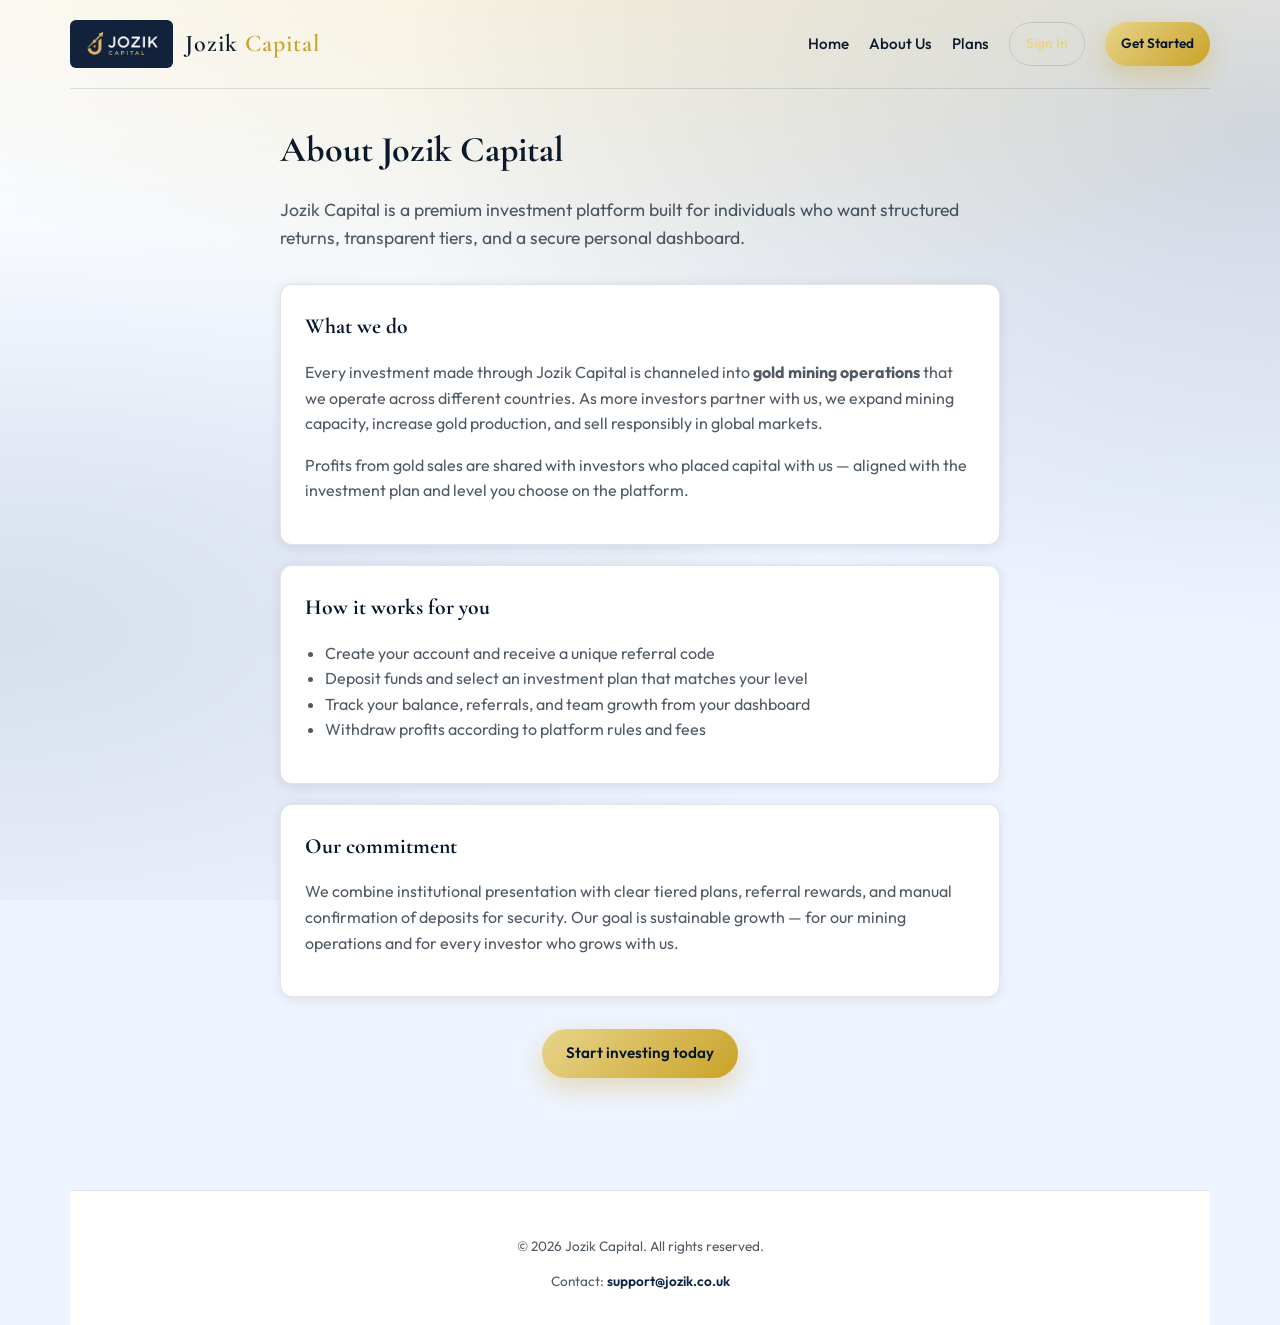
<file: about.html>
<!DOCTYPE html>
<html lang="en">
<head>
  <meta charset="UTF-8">
  <meta name="viewport" content="width=device-width, initial-scale=1.0">
  <title>About Us — Jozik Capital</title>
  <meta name="description" content="Learn how Jozik Capital channels investor funds into gold mining operations across multiple countries.">
  <link rel="preconnect" href="https://fonts.googleapis.com">
  <link rel="preconnect" href="https://fonts.gstatic.com" crossorigin>
  <link href="https://fonts.googleapis.com/css2?family=Cormorant+Garamond:wght@600&family=Outfit:wght@400;500;600&display=swap" rel="stylesheet">
  <link rel="stylesheet" href="css/style.css">
  <link rel="icon" href="images/logo.jpg" type="image/jpeg">
</head>
<body>
  <div class="container">
    <header class="site-header">
      <a href="index.html" class="logo-link">
        <img src="images/logo.jpg" alt="Jozik Capital" class="logo-img" onerror="this.src='images/logo.svg'">
        <span class="logo-text">Jozik <span>Capital</span></span>
      </a>
      <button type="button" class="nav-toggle" aria-expanded="false" aria-controls="site-nav" aria-label="Open menu">
        <span class="nav-toggle-box"><span class="nav-toggle-inner"></span></span>
      </button>
      <button type="button" class="nav-overlay" id="nav-overlay" hidden aria-label="Close menu"></button>
      <nav class="site-nav" id="site-nav" aria-label="Main navigation">
        <a href="index.html">Home</a>
        <a href="about.html">About Us</a>
        <a href="index.html#plans">Plans</a>
        <hr class="nav-divider">
        <a href="login.html" class="btn btn-outline btn-sm">Sign In</a>
        <a href="signup.html" class="btn btn-primary btn-sm">Get Started</a>
      </nav>
    </header>

    <main class="about-page">
      <h1>About Jozik Capital</h1>
      <p class="about-lead">
        Jozik Capital is a premium investment platform built for individuals who want structured returns,
        transparent tiers, and a secure personal dashboard.
      </p>

      <section class="about-block">
        <h2>What we do</h2>
        <p>
          Every investment made through Jozik Capital is channeled into <strong>gold mining operations</strong>
          that we operate across different countries. As more investors partner with us, we expand mining capacity,
          increase gold production, and sell responsibly in global markets.
        </p>
        <p>
          Profits from gold sales are shared with investors who placed capital with us — aligned with the
          investment plan and level you choose on the platform.
        </p>
      </section>

      <section class="about-block">
        <h2>How it works for you</h2>
        <ul>
          <li>Create your account and receive a unique referral code</li>
          <li>Deposit funds and select an investment plan that matches your level</li>
          <li>Track your balance, referrals, and team growth from your dashboard</li>
          <li>Withdraw profits according to platform rules and fees</li>
        </ul>
      </section>

      <section class="about-block">
        <h2>Our commitment</h2>
        <p>
          We combine institutional presentation with clear tiered plans, referral rewards, and manual confirmation
          of deposits for security. Our goal is sustainable growth — for our mining operations and for every
          investor who grows with us.
        </p>
      </section>

      <p class="about-cta">
        <a href="signup.html" class="btn btn-primary">Start investing today</a>
      </p>
    </main>

    <footer class="site-footer">
      <p>&copy; <span id="year"></span> Jozik Capital. All rights reserved.</p>
      <p class="footer-contact">Contact: <a href="mailto:support@jozik.co.uk">support@jozik.co.uk</a></p>
    </footer>
  </div>

  <script src="js/gold-spin.js"></script>
  <script src="js/nav.js"></script>
  <script>document.getElementById('year').textContent = new Date().getFullYear();</script>
</body>
</html>
</file>
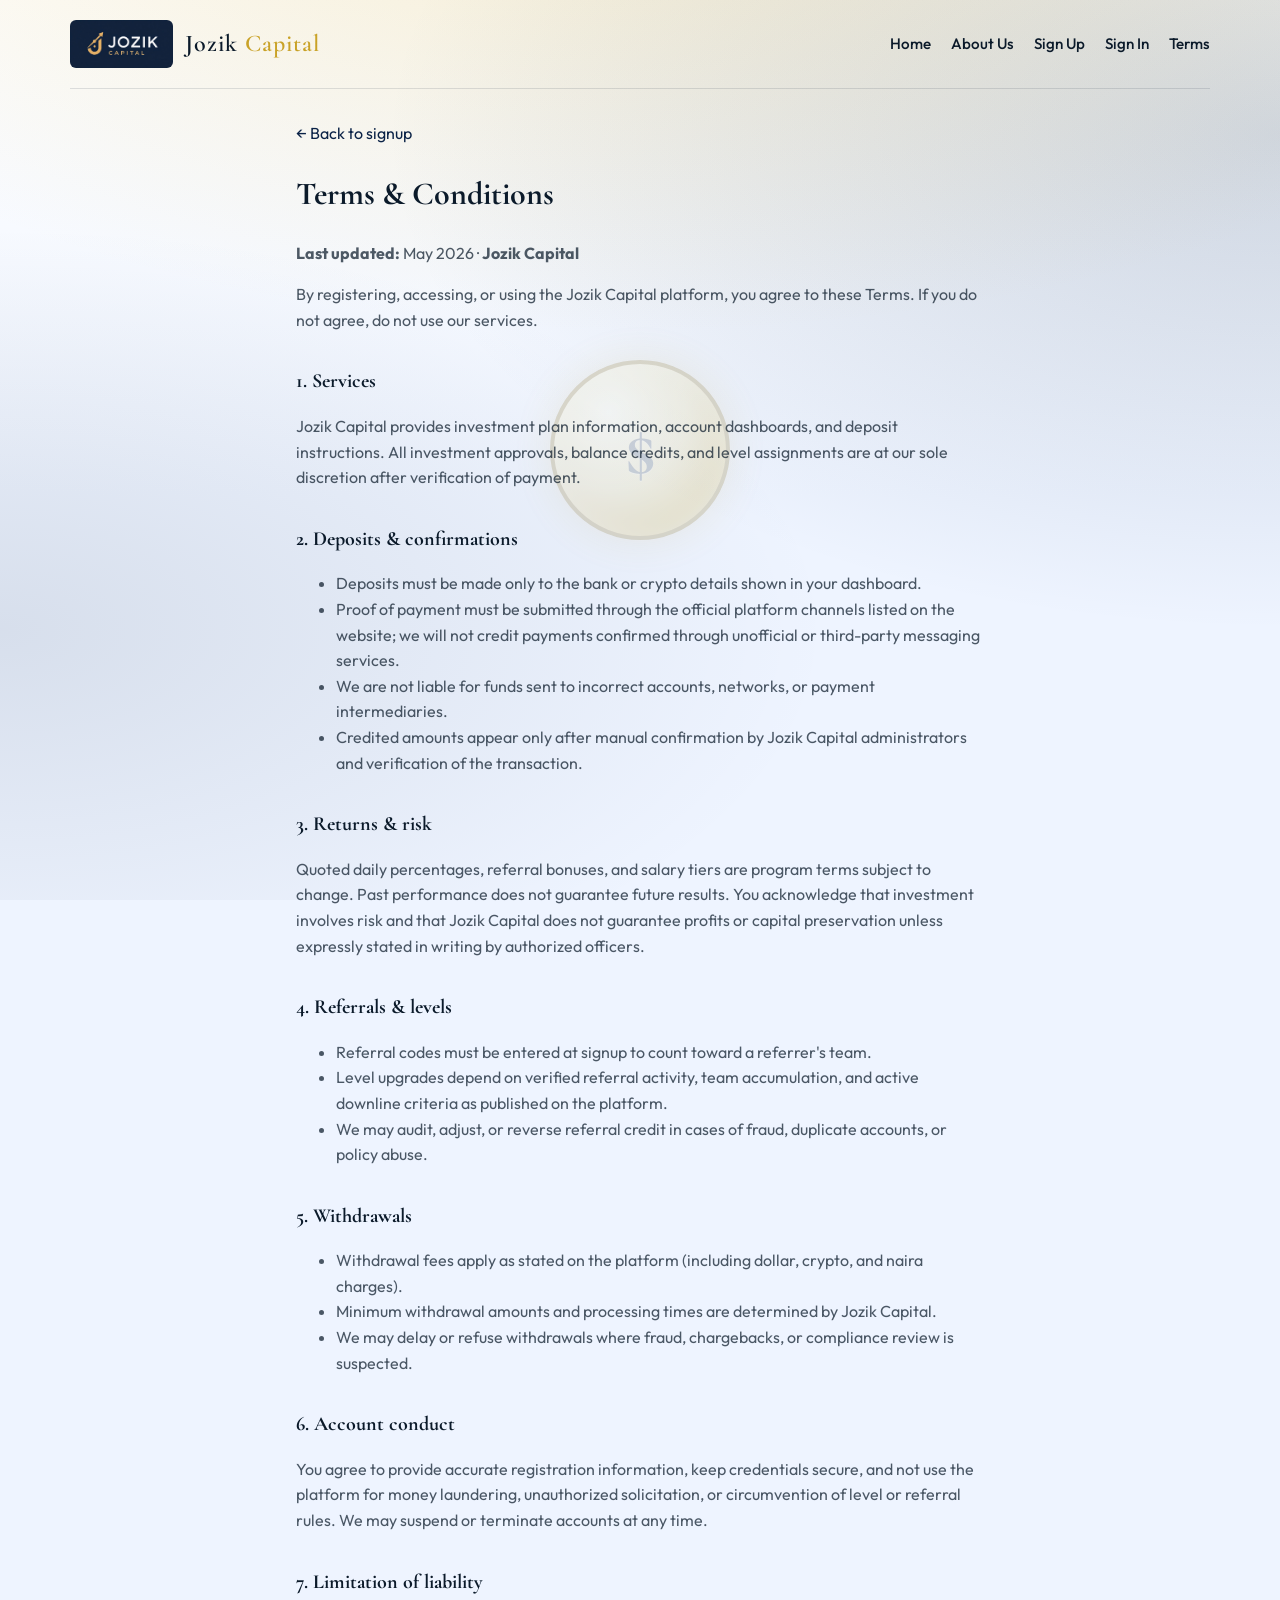
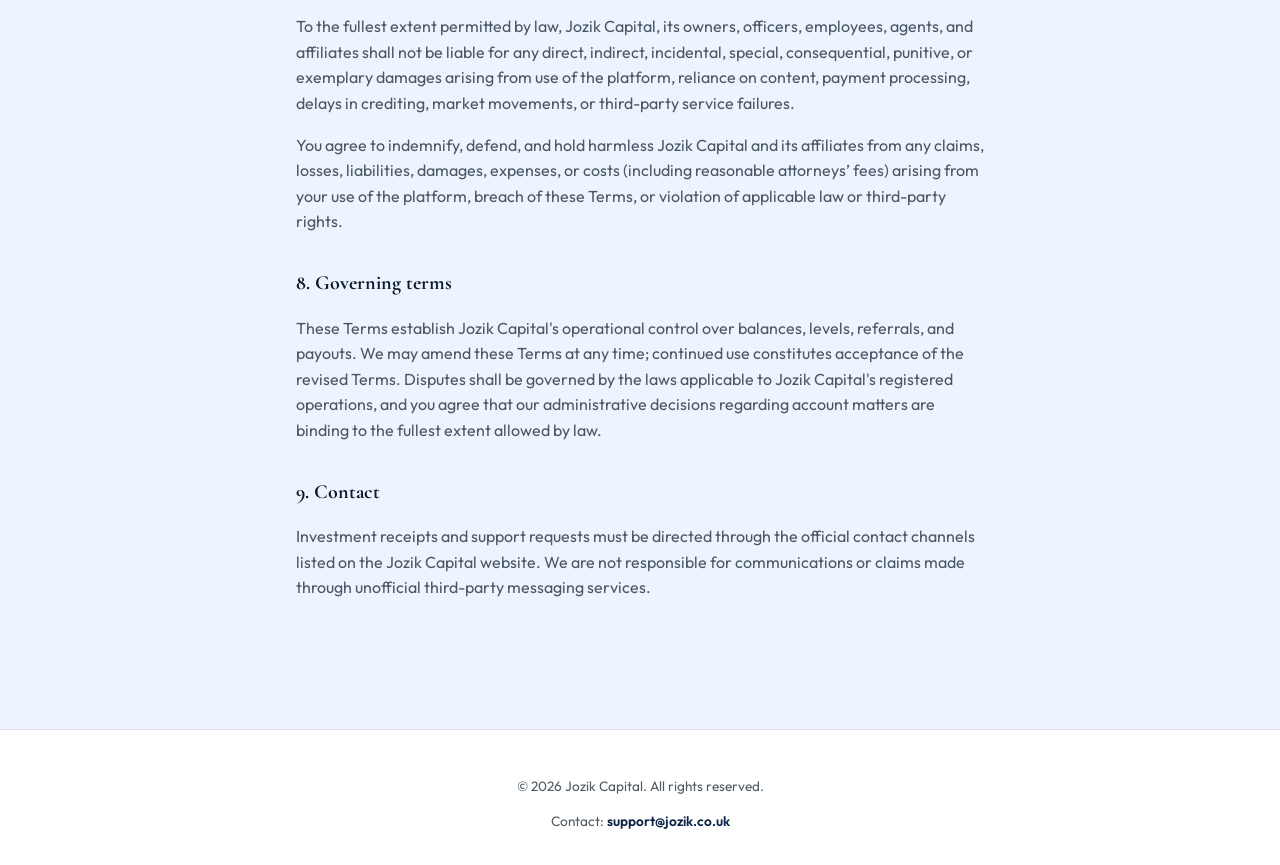
<file: terms.html>
<!DOCTYPE html>
<html lang="en">
<head>
  <meta charset="UTF-8">
  <meta name="viewport" content="width=device-width, initial-scale=1.0">
  <title>Terms &amp; Conditions — Jozik Capital</title>
  <link rel="preconnect" href="https://fonts.googleapis.com">
  <link rel="preconnect" href="https://fonts.gstatic.com" crossorigin>
  <link href="https://fonts.googleapis.com/css2?family=Cormorant+Garamond:wght@600&family=Outfit:wght@400;500&display=swap" rel="stylesheet">
  <link rel="stylesheet" href="css/style.css">
  <style>
    .terms-body { max-width: 720px; margin: 0 auto; padding: 2rem 1rem 4rem; }
    .terms-body h1 { font-family: var(--font-display); }
    .terms-body h2 { font-family: var(--font-display); font-size: 1.25rem; margin-top: 2rem; }
    .terms-body p, .terms-body li { color: var(--text-muted); }
  </style>
</head>
<body>
  <div class="container">
    <header class="site-header">
      <a href="index.html" class="logo-link">
        <img src="images/logo.jpg" alt="Jozik Capital" class="logo-img" onerror="this.src='images/logo.svg'">
        <span class="logo-text">Jozik <span>Capital</span></span>
      </a>
      <button type="button" class="nav-toggle" aria-expanded="false" aria-controls="site-nav" aria-label="Open menu">
        <span class="nav-toggle-box"><span class="nav-toggle-inner"></span></span>
      </button>
      <button type="button" class="nav-overlay" id="nav-overlay" hidden aria-label="Close menu"></button>
      <nav class="site-nav" id="site-nav" aria-label="Main navigation">
        <a href="index.html">Home</a>
        <a href="about.html">About Us</a>
        <a href="signup.html">Sign Up</a>
        <a href="login.html">Sign In</a>
        <a href="terms.html">Terms</a>
      </nav>
    </header>
  </div>
  <div class="container terms-body">
    <a href="signup.html">&larr; Back to signup</a>
    <h1>Terms &amp; Conditions</h1>
    <p><strong>Last updated:</strong> May 2026 · <strong>Jozik Capital</strong></p>

    <p>By registering, accessing, or using the Jozik Capital platform, you agree to these Terms. If you do not agree, do not use our services.</p>

    <h2>1. Services</h2>
    <p>Jozik Capital provides investment plan information, account dashboards, and deposit instructions. All investment approvals, balance credits, and level assignments are at our sole discretion after verification of payment.</p>

    <h2>2. Deposits &amp; confirmations</h2>
    <ul>
      <li>Deposits must be made only to the bank or crypto details shown in your dashboard.</li>
      <li>Proof of payment must be submitted through the official platform channels listed on the website; we will not credit payments confirmed through unofficial or third-party messaging services.</li>
      <li>We are not liable for funds sent to incorrect accounts, networks, or payment intermediaries.</li>
      <li>Credited amounts appear only after manual confirmation by Jozik Capital administrators and verification of the transaction.</li>
    </ul>

    <h2>3. Returns &amp; risk</h2>
    <p>Quoted daily percentages, referral bonuses, and salary tiers are program terms subject to change. Past performance does not guarantee future results. You acknowledge that investment involves risk and that Jozik Capital does not guarantee profits or capital preservation unless expressly stated in writing by authorized officers.</p>

    <h2>4. Referrals &amp; levels</h2>
    <ul>
      <li>Referral codes must be entered at signup to count toward a referrer's team.</li>
      <li>Level upgrades depend on verified referral activity, team accumulation, and active downline criteria as published on the platform.</li>
      <li>We may audit, adjust, or reverse referral credit in cases of fraud, duplicate accounts, or policy abuse.</li>
    </ul>

    <h2>5. Withdrawals</h2>
    <ul>
      <li>Withdrawal fees apply as stated on the platform (including dollar, crypto, and naira charges).</li>
      <li>Minimum withdrawal amounts and processing times are determined by Jozik Capital.</li>
      <li>We may delay or refuse withdrawals where fraud, chargebacks, or compliance review is suspected.</li>
    </ul>

    <h2>6. Account conduct</h2>
    <p>You agree to provide accurate registration information, keep credentials secure, and not use the platform for money laundering, unauthorized solicitation, or circumvention of level or referral rules. We may suspend or terminate accounts at any time.</p>

    <h2>7. Limitation of liability</h2>
    <p>To the fullest extent permitted by law, Jozik Capital, its owners, officers, employees, agents, and affiliates shall not be liable for any direct, indirect, incidental, special, consequential, punitive, or exemplary damages arising from use of the platform, reliance on content, payment processing, delays in crediting, market movements, or third-party service failures.</p>
    <p>You agree to indemnify, defend, and hold harmless Jozik Capital and its affiliates from any claims, losses, liabilities, damages, expenses, or costs (including reasonable attorneys’ fees) arising from your use of the platform, breach of these Terms, or violation of applicable law or third-party rights.</p>

    <h2>8. Governing terms</h2>
    <p>These Terms establish Jozik Capital's operational control over balances, levels, referrals, and payouts. We may amend these Terms at any time; continued use constitutes acceptance of the revised Terms. Disputes shall be governed by the laws applicable to Jozik Capital's registered operations, and you agree that our administrative decisions regarding account matters are binding to the fullest extent allowed by law.</p>

    <h2>9. Contact</h2>
    <p>Investment receipts and support requests must be directed through the official contact channels listed on the Jozik Capital website. We are not responsible for communications or claims made through unofficial third-party messaging services.</p>
  </div>
  <script src="js/footer.js"></script>
  <script src="js/gold-spin.js"></script>
  <script src="js/nav.js"></script>
</body>
</html>
</file>
<file: css/style.css>
:root {
  --navy: #06162d;
  --navy-2: #071b36;
  --navy-3: #0b2347;
  --gold: #c9a227;
  --gold-light: #e8d48b;
  --gold-dark: #8a6d1a;

  --bg: #eef4ff;
  --bg-card: #ffffff;
  --bg-elevated: #e6efff;
  --text: #0b1a2a;
  --text-muted: rgba(11, 26, 42, 0.72);
  --border: rgba(8, 26, 51, 0.12);
  --shadow: rgba(8, 26, 51, 0.10);
  --overlay: rgba(8, 26, 51, 0.55);
  --success: #167a55;
  --error: #b24b4b;
  --radius: 12px;
  --font-display: 'Cormorant Garamond', Georgia, serif;
  --font-body: 'Outfit', system-ui, sans-serif;
}

*,
*::before,
*::after {
  box-sizing: border-box;
}

html {
  scroll-behavior: smooth;
}

body {
  margin: 0;
  font-family: var(--font-body);
  background: var(--bg);
  color: var(--text);
  line-height: 1.6;
  min-height: 100vh;
}

body::before {
  content: '';
  position: fixed;
  inset: 0;
  background:
    radial-gradient(ellipse 80% 55% at 50% -18%, rgba(201, 162, 39, 0.22), transparent),
    radial-gradient(ellipse 70% 55% at 100% 15%, rgba(16, 48, 92, 0.18), transparent),
    radial-gradient(ellipse 65% 45% at 0% 70%, rgba(11, 35, 68, 0.10), transparent),
    linear-gradient(180deg, #ffffff 0%, var(--bg) 55%);
  pointer-events: none;
  z-index: -1;
}

img {
  max-width: 100%;
  height: auto;
}

a {
  color: var(--navy-3);
  text-decoration: none;
}

a:hover {
  text-decoration: underline;
}

.container {
  width: min(1140px, 92vw);
  margin: 0 auto;
  position: relative;
  z-index: 1;
}

/* Header */
.site-header {
  display: flex;
  align-items: center;
  justify-content: space-between;
  gap: 1rem;
  padding: 1.25rem 0;
  border-bottom: 1px solid var(--border);
  position: relative;
  z-index: 100;
}

.logo-link {
  display: flex;
  align-items: center;
  gap: 0.75rem;
  text-decoration: none;
  color: var(--text);
}

.logo-link:hover {
  text-decoration: none;
}

.logo-img {
  height: 48px;
  width: auto;
  object-fit: contain;
  border-radius: 6px;
}

.logo-text {
  font-family: var(--font-display);
  font-size: 1.5rem;
  font-weight: 600;
  letter-spacing: 0.04em;
}

.logo-text span {
  color: var(--gold);
}

/* Navigation */
.nav-toggle {
  display: none;
  flex-direction: column;
  justify-content: center;
  align-items: center;
  width: 44px;
  height: 44px;
  padding: 0;
  border: 1px solid var(--border);
  border-radius: 8px;
  background: var(--bg-card);
  cursor: pointer;
  flex-shrink: 0;
}

.nav-toggle-box {
  display: block;
  width: 22px;
  height: 16px;
  position: relative;
}

.nav-toggle-inner,
.nav-toggle-inner::before,
.nav-toggle-inner::after {
  display: block;
  position: absolute;
  width: 22px;
  height: 2px;
  background: var(--gold-dark);
  border-radius: 1px;
  transition: transform 0.25s, top 0.25s, opacity 0.2s;
}

.nav-toggle-inner {
  top: 50%;
  transform: translateY(-50%);
}

.nav-toggle-inner::before {
  content: '';
  top: -7px;
}

.nav-toggle-inner::after {
  content: '';
  top: 7px;
}

.nav-toggle[aria-expanded='true'] .nav-toggle-inner {
  background: transparent;
}

.nav-toggle[aria-expanded='true'] .nav-toggle-inner::before {
  top: 0;
  transform: rotate(45deg);
}

.nav-toggle[aria-expanded='true'] .nav-toggle-inner::after {
  top: 0;
  transform: rotate(-45deg);
}

.nav-overlay {
  display: none;
  position: fixed;
  inset: 0;
  background: var(--overlay);
  z-index: 150;
  opacity: 0;
  transition: opacity 0.25s;
  border: none;
  padding: 0;
  cursor: pointer;
}

.nav-overlay.is-open {
  display: block;
  opacity: 1;
}

.site-nav {
  display: flex;
  gap: 1.25rem;
  align-items: center;
}

.site-nav a:not(.btn) {
  text-decoration: none;
  font-weight: 500;
  font-size: 0.95rem;
  color: var(--text);
}

.site-nav a:not(.btn):hover {
  color: var(--gold);
  text-decoration: none;
}

.site-nav .btn {
  text-decoration: none;
  white-space: nowrap;
}

.site-nav .nav-divider {
  display: none;
}

body.nav-open {
  overflow: hidden;
}

/* Legacy class — removed from markup */
.nav-links {
  display: flex;
  gap: 1.5rem;
  align-items: center;
}

/* Buttons */
.btn,
.nav-toggle {
  min-height: 44px;
}

.btn {
  display: inline-flex;
  align-items: center;
  justify-content: center;
  gap: 0.5rem;
  padding: 0.75rem 1.5rem;
  border-radius: 999px;
  font-family: inherit;
  font-weight: 600;
  font-size: 0.95rem;
  cursor: pointer;
  border: none;
  transition: transform 0.2s, box-shadow 0.2s, background 0.2s;
  text-decoration: none;
}

.btn:hover {
  text-decoration: none;
  transform: translateY(-1px);
}

.btn-primary {
  background: linear-gradient(135deg, var(--gold-light), var(--gold));
  color: var(--navy);
  box-shadow: 0 10px 26px rgba(201, 162, 39, 0.32);
}

.btn-primary:hover {
  box-shadow: 0 14px 34px rgba(201, 162, 39, 0.42);
}

.btn-outline {
  background: transparent;
  color: var(--gold-light);
  border: 1px solid var(--border);
}

.btn-outline:hover {
  background: rgba(201, 162, 39, 0.08);
}

.btn-outline.btn-active {
  background: rgba(201, 162, 39, 0.15);
  border-color: var(--gold);
  color: var(--navy);
}

.btn-ghost {
  background: transparent;
  color: var(--text-muted);
  border: 1px solid transparent;
}

.btn-sm {
  padding: 0.45rem 1rem;
  font-size: 0.85rem;
}

.btn-block {
  width: 100%;
}

/* Hero */
.hero {
  padding: 5rem 0 4rem;
  text-align: center;
}

.hero-badge {
  display: inline-block;
  padding: 0.35rem 1rem;
  border: 1px solid var(--border);
  border-radius: 999px;
  font-size: 0.8rem;
  letter-spacing: 0.12em;
  text-transform: uppercase;
  color: var(--gold-light);
  margin-bottom: 1.5rem;
}

.hero h1 {
  font-family: var(--font-display);
  font-size: clamp(2.5rem, 6vw, 4rem);
  font-weight: 600;
  line-height: 1.15;
  margin: 0 0 1rem;
}

.hero h1 em {
  font-style: italic;
  color: var(--gold);
}

.hero p.lead {
  font-size: 1.15rem;
  color: var(--text-muted);
  max-width: 560px;
  margin: 0 auto 2rem;
}

.hero-cta {
  display: flex;
  gap: 1rem;
  justify-content: center;
  flex-wrap: wrap;
}

/* Features */
.section {
  padding: 4rem 0;
}

.section-title {
  font-family: var(--font-display);
  font-size: 2rem;
  text-align: center;
  margin-bottom: 0.5rem;
}

.section-sub {
  text-align: center;
  color: var(--text-muted);
  margin-bottom: 2.5rem;
}

.features-grid {
  display: grid;
  grid-template-columns: repeat(auto-fit, minmax(260px, 1fr));
  gap: 1.5rem;
}

.feature-card {
  background: var(--bg-card);
  border: 1px solid var(--border);
  border-radius: var(--radius);
  padding: 1.75rem;
  transition: border-color 0.2s, box-shadow 0.2s;
  box-shadow: 0 2px 12px var(--shadow);
}

.feature-card:hover {
  border-color: rgba(184, 148, 31, 0.55);
  box-shadow: 0 8px 28px var(--shadow);
}

.feature-card .icon {
  font-size: 1.75rem;
  margin-bottom: 0.75rem;
}

.feature-card h3 {
  font-family: var(--font-display);
  font-size: 1.35rem;
  margin: 0 0 0.5rem;
}

.feature-card p {
  margin: 0;
  color: var(--text-muted);
  font-size: 0.95rem;
}

/* Stats strip */
.stats-strip {
  display: grid;
  grid-template-columns: repeat(auto-fit, minmax(140px, 1fr));
  gap: 1rem;
  background: var(--bg-card);
  border: 1px solid var(--border);
  border-radius: var(--radius);
  padding: 2rem;
  margin: 3rem 0;
  box-shadow: 0 4px 20px var(--shadow);
}

.stat-item {
  text-align: center;
}

.stat-item strong {
  display: block;
  font-family: var(--font-display);
  font-size: 1.75rem;
  color: var(--gold);
}

.stat-item span {
  font-size: 0.85rem;
  color: var(--text-muted);
}

/* Auth pages — clean white layout (no heavy blue overlay) */
body.auth-body {
  background: #ffffff;
}

body.auth-body::before {
  display: none;
}

body.auth-body .container {
  z-index: 10;
}

.auth-page {
  position: relative;
  z-index: 5;
  min-height: calc(100vh - 88px);
  display: flex;
  align-items: center;
  justify-content: center;
  padding: 2rem 1rem 3rem;
  background: #ffffff;
}

.auth-card {
  position: relative;
  z-index: 6;
  width: min(440px, 100%);
  background: #ffffff;
  border: 1px solid var(--border);
  border-radius: var(--radius);
  padding: 2.5rem;
  box-shadow: 0 18px 50px var(--shadow);
}

.auth-card h1 {
  font-family: var(--font-display);
  font-size: 1.75rem;
  margin: 0 0 0.25rem;
  text-align: center;
}

.auth-card .subtitle {
  text-align: center;
  color: var(--text-muted);
  margin-bottom: 1.75rem;
  font-size: 0.9rem;
}

.form-group {
  margin-bottom: 1.1rem;
}

.form-group label {
  display: block;
  font-size: 0.85rem;
  font-weight: 500;
  margin-bottom: 0.35rem;
  color: var(--text-muted);
}

.form-group input,
.form-group textarea {
  width: 100%;
  padding: 0.75rem 1rem;
  background: var(--bg-elevated);
  border: 1px solid var(--border);
  border-radius: 8px;
  color: var(--text);
  font-family: inherit;
  font-size: 1rem;
}

.form-group input:focus,
.form-group textarea:focus {
  outline: none;
  border-color: var(--gold);
}

.form-check {
  display: flex;
  gap: 0.5rem;
  align-items: flex-start;
  font-size: 0.85rem;
  color: var(--text-muted);
  margin-bottom: 1.25rem;
}

.form-check input {
  margin-top: 0.25rem;
}

.auth-footer {
  text-align: center;
  margin-top: 1.25rem;
  font-size: 0.9rem;
  color: var(--text-muted);
}

body.auth-body .form-group input,
body.auth-body .form-group textarea {
  background: #ffffff;
  border-color: rgba(8, 26, 51, 0.22);
}

body.auth-body .site-header {
  background: #ffffff;
  border-bottom-color: var(--border);
}

.link-btn {
  background: none;
  border: none;
  color: var(--gold-light);
  cursor: pointer;
  font-family: inherit;
  font-size: inherit;
  padding: 0;
  text-decoration: underline;
}

/* Dashboard */
.dashboard-header {
  padding: 1rem 0 1.5rem;
  margin-bottom: 1.5rem;
  border-bottom: 1px solid var(--border);
}

.dashboard-header h1 {
  font-family: var(--font-display);
  font-size: 1.75rem;
  margin: 0;
}

.dashboard-header .greeting {
  color: var(--text-muted);
  font-size: 0.9rem;
}

.dashboard-actions {
  display: flex;
  gap: 0.75rem;
  flex-wrap: wrap;
}

.stats-row {
  display: grid;
  grid-template-columns: repeat(auto-fit, minmax(200px, 1fr));
  gap: 1rem;
  margin-bottom: 2rem;
}

.stat-card {
  background: var(--bg-card);
  border: 1px solid var(--border);
  border-radius: var(--radius);
  padding: 1.25rem 1.5rem;
  box-shadow: 0 2px 12px var(--shadow);
}

.stat-card .label {
  font-size: 0.8rem;
  color: var(--text-muted);
  text-transform: uppercase;
  letter-spacing: 0.06em;
}

.stat-card .value {
  font-family: var(--font-display);
  font-size: 1.75rem;
  color: var(--gold);
  margin-top: 0.25rem;
}

.stat-card .value-sm {
  font-size: 1.25rem;
}

.referral-box {
  display: flex;
  align-items: center;
  gap: 1rem;
  flex-wrap: wrap;
}

.referral-count {
  background: var(--bg-elevated);
  border: 1px solid var(--border);
  border-radius: 8px;
  padding: 0.5rem 1rem;
  text-align: center;
  min-width: 72px;
}

.referral-count strong {
  display: block;
  font-size: 1.5rem;
  color: var(--gold);
}

.referral-count span {
  font-size: 0.7rem;
  color: var(--text-muted);
  text-transform: uppercase;
}

.plans-grid {
  display: grid;
  grid-template-columns: repeat(auto-fill, minmax(200px, 1fr));
  gap: 1rem;
}

.plans-grid-sm {
  grid-template-columns: repeat(auto-fill, minmax(160px, 1fr));
}

.plan-card {
  background: var(--bg-card);
  border: 1px solid var(--border);
  border-radius: var(--radius);
  padding: 1.25rem;
  text-align: center;
}

.plan-days {
  font-family: var(--font-display);
  font-size: 1.25rem;
}

.plan-rate {
  font-size: 1.5rem;
  color: var(--gold);
  margin: 0.5rem 0;
}

.plan-rate span {
  font-size: 0.85rem;
  color: var(--text-muted);
}

.plan-limits {
  list-style: none;
  padding: 0;
  margin: 0;
  font-size: 0.8rem;
  color: var(--text-muted);
}

.level-block {
  background: var(--bg-card);
  border: 1px solid var(--border);
  border-radius: var(--radius);
  padding: 1.5rem;
  margin-bottom: 1.5rem;
}

.level-current {
  border-color: var(--gold);
  box-shadow: 0 4px 20px var(--shadow);
}

.level-locked {
  opacity: 0.65;
}

.level-block header h3 {
  font-family: var(--font-display);
  margin: 0 0 0.5rem;
}

.badge {
  display: inline-block;
  font-size: 0.65rem;
  padding: 0.2rem 0.5rem;
  background: var(--gold-light);
  color: var(--navy);
  border-radius: 4px;
  vertical-align: middle;
  font-family: var(--font-body);
  font-weight: 600;
  text-transform: uppercase;
}

.badge-muted {
  background: var(--bg-elevated);
  color: var(--text-muted);
}

.plan-mini {
  background: var(--bg-elevated);
  border-radius: 8px;
  padding: 0.75rem;
  font-size: 0.85rem;
}

.info-panel {
  background: var(--bg-card);
  border: 1px solid var(--border);
  border-radius: var(--radius);
  padding: 1.5rem;
  margin-top: 2rem;
}

.info-panel h3 {
  font-family: var(--font-display);
  margin-top: 0;
}

.info-panel ul {
  color: var(--text-muted);
  padding-left: 1.25rem;
}

.info-panel li {
  margin-bottom: 0.35rem;
}

/* Modal */
.modal-overlay {
  position: fixed;
  inset: 0;
  background: var(--overlay);
  display: flex;
  align-items: center;
  justify-content: center;
  padding: 1rem;
  z-index: 1000;
  opacity: 0;
  visibility: hidden;
  transition: opacity 0.25s, visibility 0.25s;
}

.modal-overlay.open {
  opacity: 1;
  visibility: visible;
}

.modal {
  background: var(--bg-card);
  border: 1px solid var(--border);
  border-radius: var(--radius);
  width: min(520px, 100%);
  max-height: 90vh;
  overflow-y: auto;
  padding: 1.75rem;
  position: relative;
}

.modal h2 {
  font-family: var(--font-display);
  margin: 0 0 1rem;
}

.modal-close {
  position: absolute;
  top: 1rem;
  right: 1rem;
  background: none;
  border: none;
  color: var(--text-muted);
  font-size: 1.5rem;
  cursor: pointer;
  line-height: 1;
}

.deposit-block {
  background: var(--bg-elevated);
  border-radius: 8px;
  padding: 1rem;
  margin-bottom: 1rem;
}

.deposit-block h4 {
  margin: 0 0 0.5rem;
  font-size: 0.9rem;
  color: var(--gold-light);
}

.deposit-row {
  display: flex;
  align-items: center;
  justify-content: space-between;
  gap: 0.5rem;
  font-size: 0.9rem;
  word-break: break-all;
}

.whatsapp-note {
  font-size: 0.9rem;
  color: var(--text-muted);
  margin-top: 1rem;
  padding-top: 1rem;
  border-top: 1px solid var(--border);
}

.whatsapp-note a {
  color: var(--success);
  font-weight: 600;
}

.support-link {
  display: inline-flex;
  align-items: center;
  gap: 0.4rem;
  color: var(--navy-3);
  text-decoration: underline;
  text-underline-offset: 3px;
}

.support-link:hover {
  color: var(--gold);
}

.support-icon {
  display: inline-flex;
  align-items: center;
  justify-content: center;
  width: 28px;
  height: 28px;
  border-radius: 999px;
  border: 1px solid var(--border);
  background: var(--bg-elevated);
  color: var(--navy-3);
}

/* Toast */
.toast {
  position: fixed;
  bottom: 1.5rem;
  right: 1.5rem;
  padding: 0.85rem 1.25rem;
  background: var(--bg-elevated);
  border: 1px solid var(--border);
  border-radius: 8px;
  z-index: 2000;
  transform: translateY(120%);
  transition: transform 0.3s;
  max-width: 320px;
}

.toast.show {
  transform: translateY(0);
}

.toast-success {
  border-color: var(--success);
}

.toast-error {
  border-color: var(--error);
}

.loading {
  text-align: center;
  padding: 4rem;
  color: var(--text-muted);
}

footer.site-footer {
  position: relative;
  z-index: 2;
  text-align: center;
  padding: 2rem 1rem;
  color: var(--text-muted);
  font-size: 0.85rem;
  border-top: 1px solid var(--border);
  margin-top: 3rem;
  background: #ffffff;
}

.footer-contact {
  margin: 0.5rem 0 0;
}

.footer-contact a {
  color: var(--navy-3);
  font-weight: 600;
  text-decoration: none;
}

.footer-contact a:hover {
  color: var(--gold);
  text-decoration: underline;
}

/* ——— Mobile & tablet ——— */
@media (max-width: 900px) {
  .container {
    width: min(1140px, 94vw);
  }

  .nav-toggle {
    display: flex;
  }

  .site-nav {
    position: fixed;
    top: 0;
    right: 0;
    z-index: 200;
    flex-direction: column;
    align-items: stretch;
    gap: 0;
    width: min(300px, 88vw);
    max-width: 100%;
    height: 100dvh;
    height: 100vh;
    padding: max(5rem, calc(env(safe-area-inset-top) + 3rem)) 1.25rem max(2rem, env(safe-area-inset-bottom));
    background: var(--bg-card);
    border-left: 1px solid var(--border);
    box-shadow: -8px 0 32px var(--shadow);
    transform: translateX(100%);
    transition: transform 0.3s ease;
    overflow-y: auto;
    -webkit-overflow-scrolling: touch;
    pointer-events: none;
    visibility: hidden;
  }

  .site-nav.is-open {
    transform: translateX(0);
    pointer-events: auto;
    visibility: visible;
  }

  .site-nav a:not(.btn),
  .site-nav button.nav-link-btn {
    display: block;
    padding: 0.9rem 0;
    font-size: 1.05rem;
    border-bottom: 1px solid var(--border);
    text-align: left;
    width: 100%;
    background: none;
    border-left: none;
    border-right: none;
    border-top: none;
    color: var(--text);
    font-family: inherit;
    font-weight: 500;
    cursor: pointer;
  }

  .site-nav .btn {
    width: 100%;
    margin-top: 0.75rem;
    justify-content: center;
    padding: 0.85rem 1.25rem;
  }

  .site-nav .nav-divider {
    display: block;
    height: 1px;
    margin: 0.5rem 0;
    background: var(--border);
    border: none;
  }

  .logo-text {
    font-size: 1.2rem;
  }

  .logo-img {
    height: 40px;
  }

  .hero {
    padding: 2.5rem 0 3rem;
  }

  .hero h1 {
    font-size: clamp(2rem, 8vw, 2.75rem);
  }

  .hero p.lead {
    font-size: 1rem;
  }

  .hero-cta {
    flex-direction: column;
    align-items: stretch;
  }

  .hero-cta .btn {
    width: 100%;
  }

  .stats-strip {
    grid-template-columns: repeat(2, 1fr);
    padding: 1.25rem;
    gap: 1.25rem;
  }

  .stat-item strong {
    font-size: 1.35rem;
  }

  .section {
    padding: 2.5rem 0;
  }

  .section-title {
    font-size: 1.5rem;
  }

  .features-grid {
    grid-template-columns: 1fr;
  }

  .plans-grid {
    grid-template-columns: 1fr;
  }

  .plans-grid-sm {
    grid-template-columns: 1fr 1fr;
  }

  .dashboard-header {
    flex-direction: column;
    align-items: flex-start;
    gap: 0.5rem;
  }

  .dashboard-header h1 {
    font-size: 1.45rem;
    word-break: break-word;
  }

  .dashboard-actions-desktop {
    display: none !important;
  }

  .stats-row {
    grid-template-columns: 1fr;
  }

  .stat-card .value {
    font-size: 1.5rem;
  }

  .referral-box {
    flex-direction: column;
    align-items: flex-start;
    width: 100%;
  }

  .referral-count {
    align-self: flex-start;
  }

  .deposit-row {
    flex-direction: column;
    align-items: flex-start;
  }

  .deposit-row .btn {
    width: 100%;
  }

  .modal {
    padding: 1.25rem;
    margin: 0.5rem;
  }

  .toast {
    left: 1rem;
    right: 1rem;
    bottom: 1rem;
    max-width: none;
  }

  body.auth-body .auth-page {
    min-height: calc(100vh - 76px);
    padding: 1.25rem 0.75rem 2rem;
    align-items: center;
  }

  body.auth-body .auth-card {
    padding: 1.75rem 1.25rem;
  }

  .level-block {
    padding: 1.15rem;
  }

  .plan-mini {
    font-size: 0.8rem;
  }

  footer.site-footer {
    padding: 1.5rem 1rem;
  }
}

@media (min-width: 901px) {
  .dashboard-actions-mobile-nav {
    display: none !important;
  }

  .site-header-dashboard {
    flex-wrap: nowrap;
  }

  .site-header-dashboard .dashboard-actions-desktop {
    display: flex;
    gap: 0.75rem;
    margin-left: auto;
  }
}

@media (max-width: 480px) {
  .plans-grid-sm {
    grid-template-columns: 1fr;
  }

  .stats-strip {
    grid-template-columns: 1fr;
  }

  .site-header {
    padding: 1rem 0;
  }
}

@media (min-width: 901px) {
  .nav-overlay {
    display: none !important;
  }
}

/* Spinning gold (center background) */
.gold-spin-wrap {
  position: fixed;
  top: 50%;
  left: 50%;
  transform: translate(-50%, -50%);
  z-index: 0;
  pointer-events: none;
  perspective: 900px;
  opacity: 0.22;
}

.gold-coin {
  width: 180px;
  height: 180px;
  position: relative;
  transform-style: preserve-3d;
  animation: gold-spin 6s linear infinite;
}

.gold-coin-face {
  position: absolute;
  inset: 0;
  border-radius: 50%;
  backface-visibility: hidden;
  border: 4px solid var(--gold-dark);
  box-shadow:
    0 0 40px rgba(201, 162, 39, 0.5),
    inset 0 0 24px rgba(255, 246, 200, 0.55);
  display: flex;
  align-items: center;
  justify-content: center;
}

.gold-coin-symbol {
  font-family: var(--font-display);
  font-size: 4.5rem;
  font-weight: 700;
  color: rgba(8, 26, 51, 0.75);
  text-shadow: 0 1px 0 rgba(255, 255, 255, 0.35);
  line-height: 1;
}

.gold-coin-front {
  background: radial-gradient(circle at 32% 28%, #fff9d6, #e8d48b 45%, #c9a227 75%, #8a6d1a);
}

.gold-coin-back {
  background: radial-gradient(circle at 68% 72%, #fff9d6, #d4af37 50%, #8a6d1a);
  transform: rotateY(180deg);
}

@keyframes gold-spin {
  from {
    transform: rotateY(0deg);
  }
  to {
    transform: rotateY(360deg);
  }
}

body > .container,
body > .auth-page {
  position: relative;
  z-index: 1;
}

.modal-overlay {
  position: fixed !important;
  z-index: 1000 !important;
}

/* Password show/hide */
.password-field {
  position: relative;
}

.password-field input {
  padding-right: 2.75rem;
}

.password-toggle {
  position: absolute;
  right: 0.5rem;
  top: 50%;
  transform: translateY(-50%);
  width: 36px;
  height: 36px;
  border: none;
  background: transparent;
  color: var(--navy-3);
  cursor: pointer;
  display: flex;
  align-items: center;
  justify-content: center;
  border-radius: 6px;
}

.password-toggle:hover {
  color: var(--gold);
  background: var(--bg-elevated);
}

.password-toggle.is-visible .icon-eye {
  opacity: 0.55;
}

/* Dashboard investment panel */
.investment-plans-panel {
  margin-top: 1rem;
  animation: fadeIn 0.3s ease;
}

.investment-plans-panel[hidden] {
  display: none !important;
}

@keyframes fadeIn {
  from {
    opacity: 0;
    transform: translateY(-8px);
  }
  to {
    opacity: 1;
    transform: translateY(0);
  }
}

.form-group select {
  width: 100%;
  padding: 0.75rem 1rem;
  background: var(--bg-elevated);
  border: 1px solid var(--border);
  border-radius: 8px;
  color: var(--text);
  font-family: inherit;
  font-size: 1rem;
}

.form-group input[readonly] {
  background: var(--bg-elevated);
  color: var(--text-muted);
  cursor: default;
}

.modal-hint {
  color: var(--text-muted);
  font-size: 0.88rem;
  margin: -0.5rem 0 1.25rem;
}

/* About page */
.about-page {
  max-width: 720px;
  margin: 0 auto;
  padding: 2rem 0 3rem;
}

.about-page h1 {
  font-family: var(--font-display);
  font-size: 2.25rem;
  margin: 0 0 1rem;
}

.about-lead {
  font-size: 1.1rem;
  color: var(--text-muted);
  margin-bottom: 2rem;
}

.about-block {
  background: var(--bg-card);
  border: 1px solid var(--border);
  border-radius: var(--radius);
  padding: 1.5rem;
  margin-bottom: 1.25rem;
  box-shadow: 0 2px 12px var(--shadow);
}

.about-block h2 {
  font-family: var(--font-display);
  font-size: 1.35rem;
  margin: 0 0 0.75rem;
  color: var(--navy);
}

.about-block p,
.about-block li {
  color: var(--text-muted);
}

.about-block ul {
  padding-left: 1.25rem;
}

.about-cta {
  text-align: center;
  margin-top: 2rem;
}

/* Selectable plans */
.plan-selectable {
  cursor: pointer;
  transition: border-color 0.2s, transform 0.2s, box-shadow 0.2s;
  position: relative;
}

.plan-selectable:hover,
.plan-selectable:focus {
  border-color: var(--gold);
  transform: translateY(-3px);
  box-shadow: 0 8px 24px var(--shadow);
  outline: none;
}

.plan-level-tag {
  font-size: 0.7rem;
  text-transform: uppercase;
  letter-spacing: 0.08em;
  color: var(--navy-3);
  margin-bottom: 0.35rem;
}

.plan-tap-hint {
  display: block;
  margin-top: 0.75rem;
  font-size: 0.75rem;
  color: var(--gold-dark);
  font-weight: 600;
}

.plan-card-sm .plan-tap-hint {
  font-size: 0.68rem;
}

.plan-detail-list {
  list-style: none;
  padding: 0;
  margin: 0 0 1rem;
}

.plan-detail-list li {
  padding: 0.4rem 0;
  border-bottom: 1px solid var(--border);
  color: var(--text-muted);
}

.modal-actions {
  display: flex;
  gap: 0.75rem;
  margin-top: 1.25rem;
}

.modal-actions .btn {
  flex: 1;
}

.field-hint {
  display: block;
  font-size: 0.8rem;
  color: var(--text-muted);
  margin-top: 0.35rem;
}

.investment-detail-body .plan-detail-list li {
  color: var(--text);
}

/* My investments */
.my-investments-section {
  margin-bottom: 2rem;
}

.empty-investments {
  text-align: center;
  color: var(--text-muted);
  padding: 1.5rem;
  background: var(--bg-card);
  border: 1px dashed var(--border);
  border-radius: var(--radius);
}

.investment-row {
  display: flex;
  align-items: center;
  justify-content: space-between;
  gap: 1rem;
  padding: 1rem 1.25rem;
  background: var(--bg-card);
  border: 1px solid var(--border);
  border-radius: var(--radius);
  margin-bottom: 0.75rem;
  box-shadow: 0 2px 10px var(--shadow);
}

.investment-row-info {
  display: flex;
  flex-direction: column;
  gap: 0.25rem;
  font-size: 0.9rem;
}

.investment-row-info span {
  color: var(--text-muted);
  font-size: 0.85rem;
}

.investment-status {
  display: inline-block;
  font-size: 0.7rem;
  font-weight: 600;
  text-transform: uppercase;
  padding: 0.15rem 0.5rem;
  border-radius: 4px;
  width: fit-content;
}

.status-active {
  background: rgba(22, 122, 85, 0.12);
  color: var(--success);
}

.status-matured {
  background: rgba(201, 162, 39, 0.15);
  color: var(--gold-dark);
}

@media (max-width: 600px) {
  .investment-row {
    flex-direction: column;
    align-items: flex-start;
  }

  .modal-actions {
    flex-direction: column;
  }
}

/* Receipt upload */
.receipt-upload-block {
  margin-top: 0.5rem;
}

.receipt-picker {
  display: flex;
  align-items: center;
  gap: 0.75rem;
  padding: 1rem;
  border: 2px dashed var(--border);
  border-radius: var(--radius);
  cursor: pointer;
  background: var(--bg-elevated);
  margin-bottom: 1rem;
  transition: border-color 0.2s;
}

.receipt-picker:hover {
  border-color: var(--gold);
}

.receipt-picker-icon {
  font-size: 1.5rem;
}

.receipt-preview-wrap {
  margin-bottom: 1rem;
  text-align: center;
}

.receipt-preview {
  max-width: 100%;
  max-height: 200px;
  border-radius: 8px;
  border: 1px solid var(--border);
}

.notice-text {
  color: var(--text-muted);
  font-size: 0.95rem;
  line-height: 1.6;
  margin-bottom: 1rem;
}

.modal-lg {
  width: min(720px, 100%);
}

.modal-scroll {
  max-height: 90vh;
  overflow-y: auto;
}

.how-to-body section {
  margin-bottom: 1.25rem;
}

.how-to-body h3 {
  font-family: var(--font-display);
  font-size: 1.1rem;
  margin: 0 0 0.4rem;
  color: var(--navy);
}

.how-to-body p,
.how-to-body li {
  color: var(--text-muted);
  font-size: 0.92rem;
  line-height: 1.6;
}

.how-to-body ul {
  padding-left: 1.25rem;
  margin: 0.35rem 0;
}
</file>
